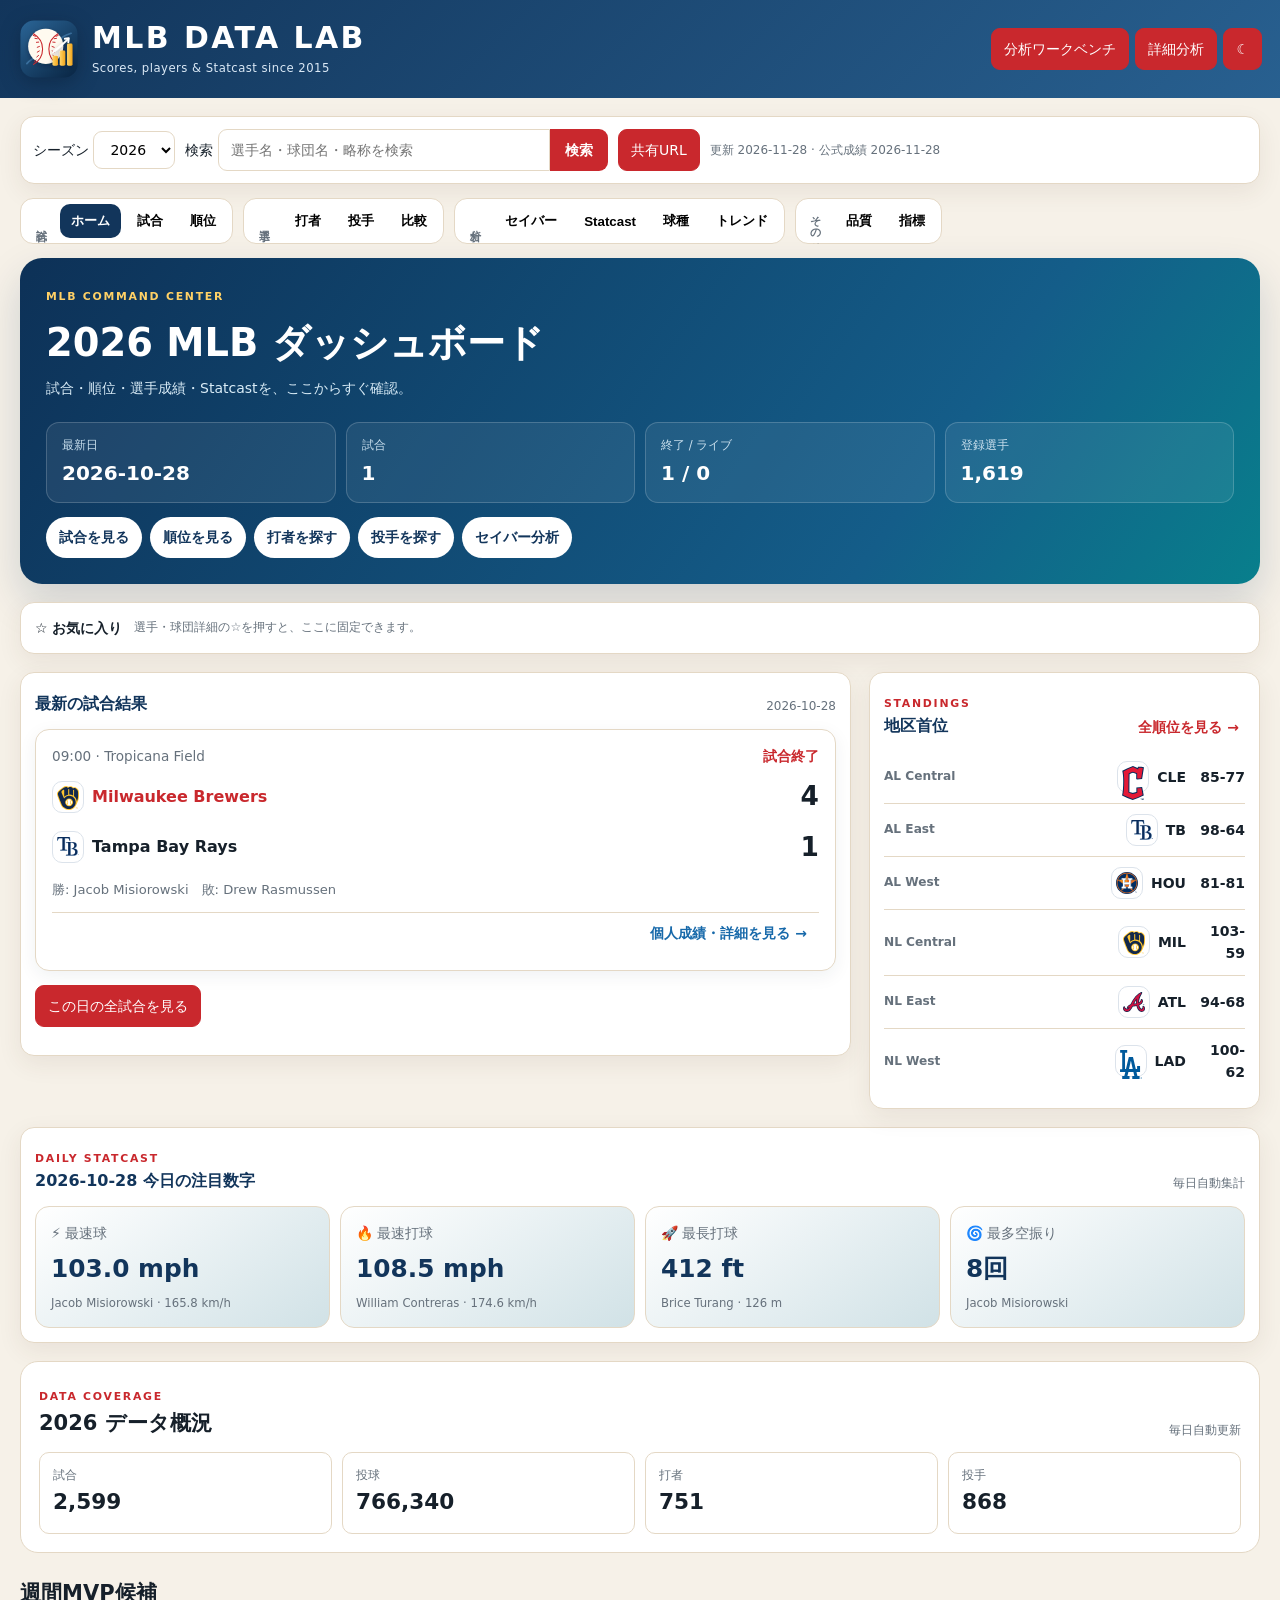
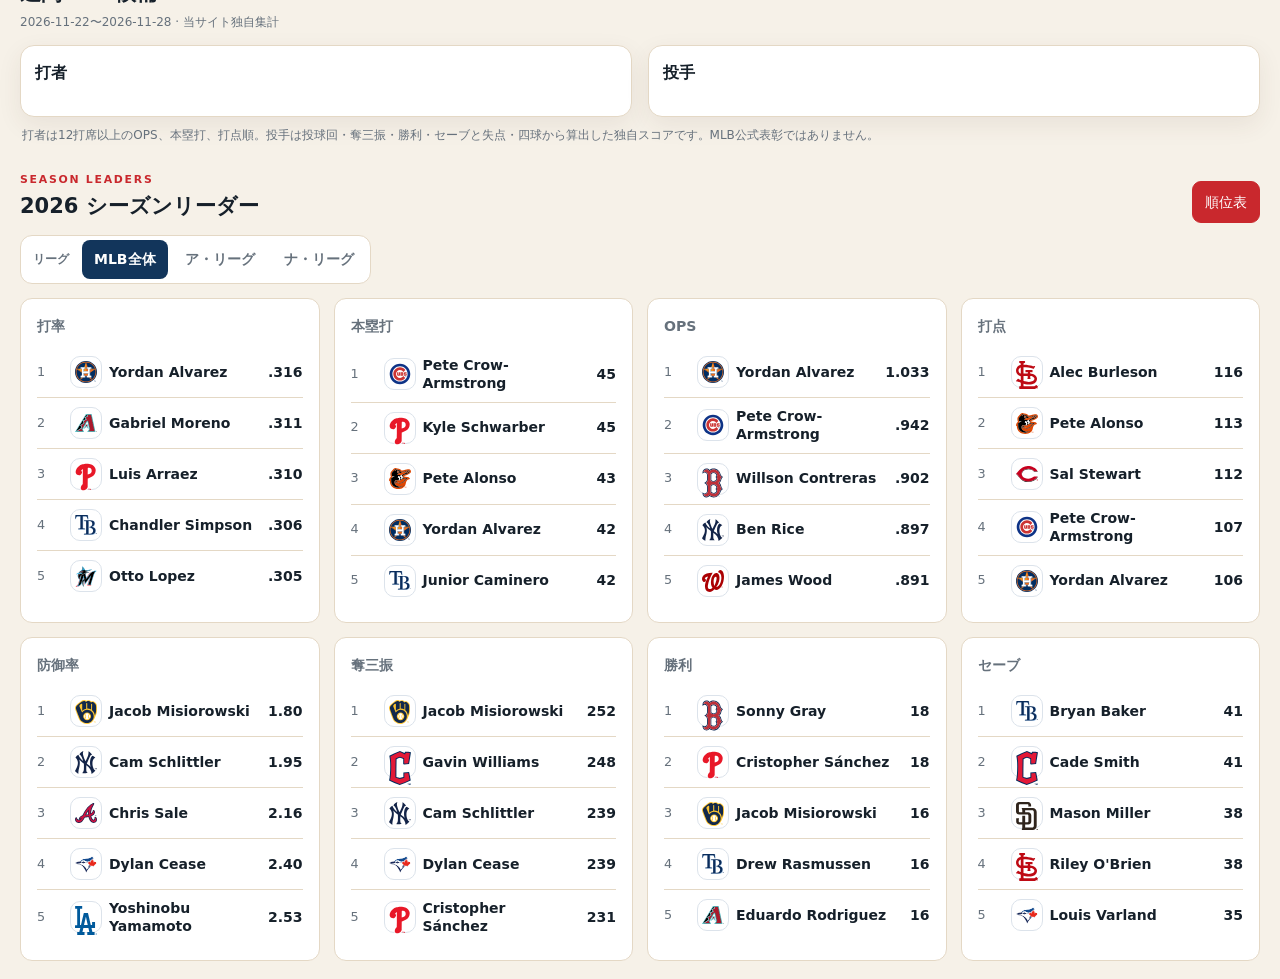
<file: site/index.html>
<!doctype html><html lang="ja"><head><meta charset="utf-8"><meta name="viewport" content="width=device-width,initial-scale=1"><meta name="theme-color" content="#12355b"><title>MLB DATA LAB｜試合・選手成績・Statcast分析</title><meta name="description" content="MLBの試合結果、順位表、選手成績、セイバーメトリクス、Statcastを2015年以降のデータで分析できる無料ダッシュボード。"><meta name="robots" content="index,follow"><link rel="canonical" href="https://wocchi09.github.io/mlb-statcast/"><meta property="og:title" content="MLB DATA LAB"><meta property="og:description" content="試合・選手成績・Statcastをまとめて確認できるMLBデータダッシュボード"><meta property="og:type" content="website"><meta property="og:url" content="https://wocchi09.github.io/mlb-statcast/"><link rel="icon" href="logo.svg" type="image/svg+xml"><link rel="manifest" href="manifest.webmanifest"><link rel="stylesheet" href="styles.css"><link rel="stylesheet" href="brand.css"><link rel="stylesheet" href="scoreboard.css"><link rel="stylesheet" href="analyst.css"><link rel="stylesheet" href="ux.css?v=20260827"><link rel="stylesheet" href="readability.css?v=20260913a"><link rel="stylesheet" href="match.css?v=20260905a"><script src="https://cdn.plot.ly/plotly-3.1.0.min.js"></script><script type="application/ld+json">{"@context":"https://schema.org","@type":"WebSite","name":"MLB DATA LAB","url":"https://wocchi09.github.io/mlb-statcast/","description":"MLBの試合、選手成績、Statcast分析ダッシュボード"}</script><link rel="stylesheet" href="standings.css?v=20260914a"></head><body>
<header class="hero"><div class="hero-in"><a class="brand" href="./" aria-label="MLB Data Lab トップ"><img src="logo.svg" alt=""><span><strong>MLB DATA LAB</strong><small>Scores, players & Statcast since 2015</small></span></a><div class="hero-actions"><a class="btn" href="workbench.html">分析ワークベンチ</a><a class="btn" href="https://wocchi-mlb-statcast.streamlit.app">詳細分析</a><button class="btn" id="theme" aria-label="配色を切り替える">☾</button></div></div></header>
<main class="wrap"><section class="controls"><label>シーズン <select id="season"></select></label><label class="global-search">検索 <span class="search-box"><input id="search" type="search" autocomplete="off" placeholder="選手名・球団名・略称を検索" aria-label="選手または球団を検索" aria-controls="searchResults" aria-expanded="false"><button type="button" id="searchButton" aria-label="検索する">検索</button></span><div id="searchResults" class="search-results" role="listbox"></div></label><button class="btn" id="share">共有URL</button><span class="note" id="updated"></span></section>
<label class="mobile-nav-label">メニュー<select id="mobileNav"><optgroup label="試合"><option value="home">ホーム</option><option value="games">試合</option><option value="standings">順位</option></optgroup><optgroup label="選手"><option value="batters">打者成績</option><option value="pitchers">投手成績</option><option value="compare">選手比較</option></optgroup><optgroup label="分析"><option value="sabermetrics">セイバー</option><option value="overview">Statcast</option><option value="arsenal">球種</option><option value="trends">トレンド</option></optgroup><optgroup label="その他"><option value="quality">品質</option><option value="method">指標ガイド</option></optgroup></select></label><nav class="tabs" id="tabs"><div class="tab-group"><span>試合</span><button class="tab on" data-view="home">ホーム</button><button class="tab" data-view="games">試合</button><button class="tab" data-view="standings">順位</button></div><div class="tab-group"><span>選手</span><button class="tab" data-view="batters">打者</button><button class="tab" data-view="pitchers">投手</button><button class="tab" data-view="compare">比較</button></div><div class="tab-group"><span>分析</span><button class="tab" data-view="sabermetrics">セイバー</button><button class="tab" data-view="overview">Statcast</button><button class="tab" data-view="arsenal">球種</button><button class="tab" data-view="trends">トレンド</button></div><div class="tab-group"><span>その他</span><button class="tab" data-view="quality">品質</button><button class="tab" data-view="method">指標</button></div></nav>
<section id="view"></section></main><script src="app.js?v=20260914a"></script></body></html>
</file>
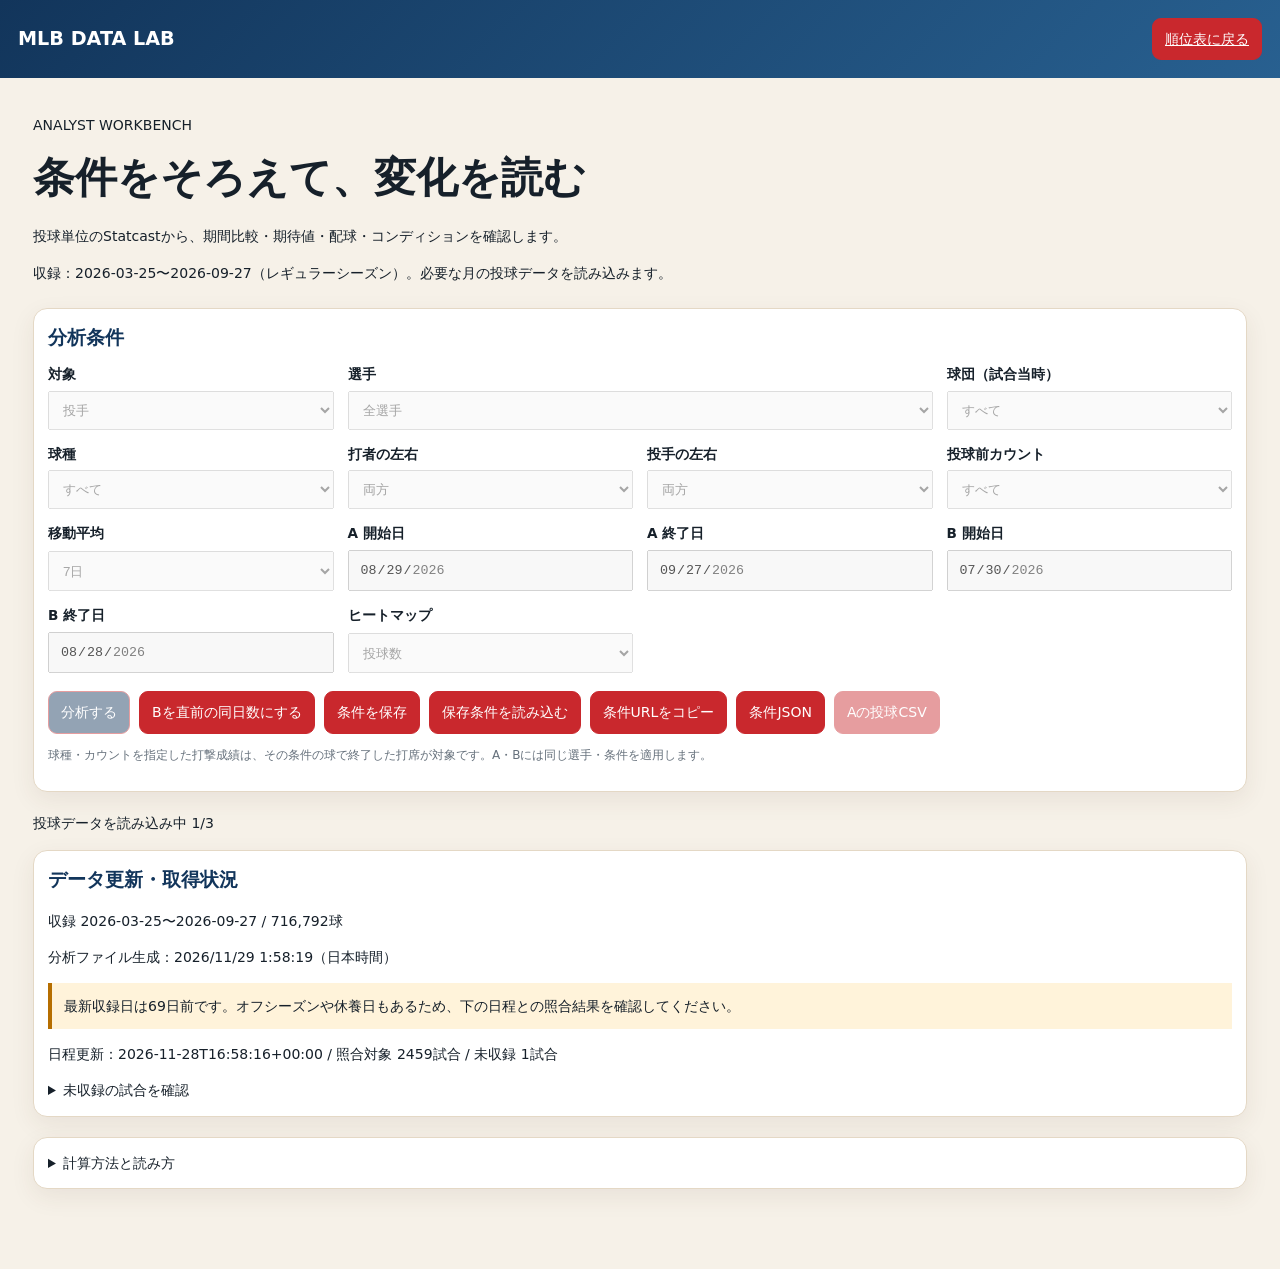
<file: site/workbench.html>
<!doctype html><html lang="ja"><head><meta charset="utf-8"><meta name="viewport" content="width=device-width,initial-scale=1"><title>分析ワークベンチ｜MLB DATA LAB</title><link rel="icon" href="logo.svg"><link rel="stylesheet" href="styles.css"><link rel="stylesheet" href="workbench.css?v=20260926a"></head><body>
<header class="hero"><div class="hero-in"><a class="wb-brand" href="./">MLB DATA LAB</a><a class="btn" href="./?view=standings">順位表に戻る</a></div></header>
<main class="wrap wb"><section class="wb-intro"><span class="eyebrow">ANALYST WORKBENCH</span><h1>条件をそろえて、変化を読む</h1><p>投球単位のStatcastから、期間比較・期待値・配球・コンディションを確認します。</p><p id="coverage" role="status">データの収録範囲を確認中…</p></section>
<form id="filters" class="panel" hidden><h2>分析条件</h2><div class="wb-filters">
<label>対象<select name="role"><option value="pitcher">投手</option><option value="batter">打者</option></select></label>
<label class="wb-player">選手<select name="player"><option value="">全選手</option></select></label>
<label>球団（試合当時）<select name="team"></select></label><label>球種<select name="pitch"></select></label>
<label>打者の左右<select name="stand"><option value="">両方</option><option>L</option><option>R</option></select></label>
<label>投手の左右<select name="throws"><option value="">両方</option><option>L</option><option>R</option></select></label>
<label>投球前カウント<select name="count"><option value="">すべて</option></select></label>
<label>移動平均<select name="window"><option value="7">7日</option><option value="15">15日</option><option value="30">30日</option></select></label>
<label>A 開始日<input name="start" type="date" required></label><label>A 終了日<input name="end" type="date" required></label>
<label>B 開始日<input name="beforeStart" type="date" required></label><label>B 終了日<input name="beforeEnd" type="date" required></label>
<label>ヒートマップ<select name="heat"><option value="usage">投球数</option><option value="whiff">Whiff%（空振り／スイング）</option><option value="hard">Hard-hit%（95mph以上／計測打球）</option></select></label>
</div><div class="wb-actions"><button type="submit" class="btn primary">分析する</button><button type="button" id="previous" class="btn">Bを直前の同日数にする</button><button type="button" id="save" class="btn">条件を保存</button><button type="button" id="load" class="btn">保存条件を読み込む</button><button type="button" id="shareAnalysis" class="btn">条件URLをコピー</button><button type="button" id="exportConditions" class="btn">条件JSON</button><button type="button" id="exportCsv" class="btn" disabled>Aの投球CSV</button></div><p class="note">球種・カウントを指定した打撃成績は、その条件の球で終了した打席が対象です。A・Bには同じ選手・条件を適用します。</p></form>
<p id="message" role="status" aria-live="polite"></p><div id="results"></div>
<section id="health" class="panel"><h2>データ更新・取得状況</h2></section>
<details class="panel wb-method"><summary>計算方法と読み方</summary><p>レギュラーシーズンのみ。日付はStatcastの試合日です。AVG・SLGは完了打席から計算し、四球・死球・犠打・犠飛・打撃妨害を打数から除きます。wOBAは元データのwoba_value合計÷woba_denom合計です。</p><p>期待値比較は期待値が存在する同一打席だけで実測値を再計算します。シーズン公式xBA・xSLG・xwOBAと一致するとは限りません。欠損打席を0とはみなしません。</p><p>移動平均は直近N暦日内の球・打席を重み付け集計します。Aの開始日より前は含めません。変化候補は単一投手・単一球種のみで、直近N日とその直前N日を比較。両期間に計測値30球以上があり、球速1mphまたは変化・リリース位置0.15ft以上の差を表示します。統計的有意差や故障の診断ではありません。</p><p>ヒートマップは捕手視点。高さは打者のストライクゾーン下端0・上端1に正規化。セル内分母が5未満の率は表示しません。Hard-hitは95mph以上。球団は投球当時の所属です。</p><p>取得漏れは日程データの終了済みレギュラーシーズン試合IDと照合します。試合が存在しても投球の一部が欠ける可能性はあるため、完全性の保証ではありません。</p><a href="https://baseballsavant.mlb.com/csv-docs" target="_blank" rel="noopener">Baseball Savant：項目定義</a></details>
</main><script src="workbench.js?v=20260926a"></script></body></html>
</file>
<file: site/styles.css>
:root{--bg:#f6f1e8;--panel:#fff;--ink:#16202a;--muted:#66717c;--line:#e4d8c5;--accent:#c9282d;--navy:#12355b;--gold:#f2b134;--shadow:0 8px 24px #4c382014}*[hidden]{display:none!important}*{box-sizing:border-box}body{margin:0;background:var(--bg);color:var(--ink);font:14px/1.6 system-ui,"Noto Sans JP",sans-serif}.hero{background:linear-gradient(135deg,var(--navy),#286090);color:#fff;padding:18px}.hero-in,.wrap{max-width:1500px;margin:auto}.hero-in{display:flex;justify-content:space-between;align-items:center}.hero h1{margin:0;font-size:clamp(20px,4vw,30px);letter-spacing:.08em}.hero p{margin:3px 0 0;color:#dbe9f6}.wrap{padding:16px}.controls,.panel{background:var(--panel);border:1px solid var(--line);border-radius:14px;box-shadow:var(--shadow)}.controls{display:flex;gap:10px;align-items:center;flex-wrap:wrap;padding:12px}.controls select,.controls input,.btn{padding:9px 12px;border:1px solid var(--line);border-radius:9px;background:#fff;font:inherit}.btn{background:var(--accent);color:#fff;border-color:var(--accent);cursor:pointer}.tabs{display:flex;gap:7px;overflow:auto;margin:14px 0}.tab{white-space:nowrap;border:1px solid var(--line);background:#fff;padding:10px 15px;border-radius:10px;font-weight:700;cursor:pointer}.tab.on{background:var(--navy);color:#fff}.kpis{display:grid;grid-template-columns:repeat(auto-fit,minmax(150px,1fr));gap:10px}.kpi,.panel{padding:14px}.kpi{background:#fff;border:1px solid var(--line);border-radius:12px}.kpi span{color:var(--muted);font-size:12px}.kpi b{display:block;font-size:23px;color:var(--navy)}.grid2{display:grid;grid-template-columns:1fr 1fr;gap:12px;margin-top:12px}.panel h2{font-size:16px;margin:0 0 10px;color:var(--navy)}.chart{min-height:330px}.tablewrap{overflow:auto;max-height:68vh}table{border-collapse:collapse;width:100%;white-space:nowrap}th,td{padding:8px 9px;border-bottom:1px solid #eee;text-align:right}th{position:sticky;top:0;background:#f8f5ef;color:var(--muted);cursor:pointer}th:first-child,td:first-child{text-align:left;position:sticky;left:0;background:inherit}.note{color:var(--muted);font-size:12px}.badge{display:inline-block;padding:2px 7px;border-radius:20px;background:#e8eef5;color:var(--navy)}[data-theme=dark]{--bg:#101820;--panel:#17232e;--ink:#eef5fb;--muted:#9eb0bf;--line:#314250;--navy:#72b7f2;--shadow:none}[data-theme=dark] .kpi,[data-theme=dark] input,[data-theme=dark] select,[data-theme=dark] .tab{background:#17232e;color:var(--ink)}[data-theme=dark] th{background:#202e39}@media(max-width:800px){.grid2{grid-template-columns:1fr}.wrap{padding:10px}.hero{padding:13px}.controls{position:sticky;top:0;z-index:5}.chart{min-height:270px}}
</file>
<file: site/brand.css>
.brand{display:flex;align-items:center;gap:12px;color:#fff;text-decoration:none;min-width:0}.brand img{width:62px;height:62px;border-radius:15px;filter:drop-shadow(0 5px 10px #071a2d66)}.brand span{display:flex;flex-direction:column;min-width:0}.brand strong{font-size:clamp(19px,4vw,30px);letter-spacing:.08em;line-height:1.2}.brand small{margin-top:3px;color:#dbe9f6;letter-spacing:.04em}.hero-actions{display:flex;align-items:center;gap:6px;flex-shrink:0}.hero-actions .btn{text-decoration:none}@media(max-width:800px){.hero{padding:12px}.brand{gap:9px}.brand img{width:48px;height:48px;border-radius:12px}.brand strong{font-size:17px}.brand small{font-size:9px}.hero-actions .btn:first-child{display:none}}
</file>
<file: site/scoreboard.css>
.game-toolbar{display:flex;align-items:center;gap:12px;flex-wrap:wrap;margin-bottom:16px}.game-toolbar input{font:inherit;padding:9px 12px;border:1px solid var(--line,#d6dde5);border-radius:9px;background:var(--panel,#fff);color:inherit}.score-grid{display:grid;grid-template-columns:repeat(auto-fit,minmax(310px,1fr));gap:16px}.score-card{background:var(--panel,#fff);border:1px solid var(--line,#d6dde5);border-radius:14px;padding:16px;box-shadow:0 5px 18px #102a4310}.game-meta{display:flex;justify-content:space-between;gap:10px;color:var(--muted,#64748b);font-size:.85rem;margin-bottom:12px}.game-status{font-weight:700;color:#c9282d}.matchup{display:grid;grid-template-columns:1fr auto;gap:8px 14px;align-items:center;font-size:1rem}.team-name{font-weight:700}.team-score{font-size:1.65rem;font-weight:800;font-variant-numeric:tabular-nums}.winner{color:#c9282d}.line-score{width:100%;margin-top:14px;font-size:.78rem;border-collapse:collapse}.line-score th,.line-score td{padding:4px;text-align:center;border-bottom:1px solid var(--line,#e2e8f0)}.line-score th:first-child,.line-score td:first-child{text-align:left}.game-notes{font-size:.82rem;line-height:1.55;margin-top:12px;color:var(--muted,#64748b)}.empty-games{text-align:center;padding:44px 20px}.games-summary{font-weight:700}
</file>
<file: site/analyst.css>
.section-head{display:flex;align-items:end;justify-content:space-between;gap:16px;margin:4px 0 12px}.section-head h2{margin:0}.team-badge{--badge-h:210;display:inline-grid;place-items:center;width:32px;height:32px;flex:0 0 32px;border-radius:10px;background:linear-gradient(145deg,hsl(var(--badge-h) 72% 43%),hsl(var(--badge-h) 76% 29%));color:#fff;font-size:.67rem;font-weight:900;letter-spacing:-.03em;box-shadow:inset 0 0 0 1px #ffffff35,0 2px 7px #102a4326;vertical-align:middle}.team-with-badge{display:inline-flex;align-items:center;gap:8px}.matchup .team-with-badge{font-weight:700}.team-key{margin-bottom:16px}.team-key summary{cursor:pointer;font-weight:800}.team-key-leagues{display:grid;grid-template-columns:1fr 1fr;gap:20px}.team-key-grid{display:grid;grid-template-columns:repeat(auto-fit,minmax(145px,1fr));gap:8px}.team-key-item{display:flex;align-items:center;gap:8px;padding:7px;border:1px solid var(--line,#e2e8f0);border-radius:10px}.team-key-item small{display:block;color:var(--muted,#64748b);font-size:.7rem}.data-grid{display:grid;grid-template-columns:repeat(auto-fit,minmax(210px,1fr));gap:12px}.leader-card{border:1px solid var(--line,#d6dde5);border-radius:12px;padding:14px;background:var(--panel,#fff)}.leader-card h3{margin:0 0 10px;font-size:.88rem;color:var(--muted,#64748b)}.leader-row{display:grid;grid-template-columns:25px 1fr auto;gap:8px;padding:6px 0;border-bottom:1px solid var(--line,#e2e8f0);align-items:center}.leader-row:last-child{border:0}.leader-row button,.player-link{appearance:none;border:0;background:none;color:inherit;font:inherit;font-weight:700;text-align:left;padding:0;cursor:pointer}.leader-row button{display:flex;align-items:center;gap:7px}.leader-row button:hover,.player-link:hover{color:#c9282d}.rank-badge{color:var(--muted,#64748b);font-size:.8rem}.metric{font-weight:800;font-variant-numeric:tabular-nums}.standings-groups{display:grid;grid-template-columns:repeat(auto-fit,minmax(360px,1fr));gap:16px}.standings-title{margin:0 0 10px}.official-table td,.official-table th{white-space:nowrap}.official-table .num{text-align:right;font-variant-numeric:tabular-nums}.player-hero{display:flex;justify-content:space-between;gap:18px;align-items:flex-start;margin-bottom:18px}.player-identity{display:flex;gap:13px;align-items:center}.player-identity .team-badge{width:52px;height:52px;border-radius:15px;font-size:.9rem}.player-hero h1{margin:3px 0}.player-team{color:var(--muted,#64748b)}.stat-blocks{display:grid;grid-template-columns:repeat(auto-fit,minmax(110px,1fr));gap:10px}.stat-block{padding:13px;border:1px solid var(--line,#d6dde5);border-radius:10px}.stat-block small{display:block;color:var(--muted,#64748b)}.stat-block strong{font-size:1.35rem}.back-btn{margin-bottom:12px}.home-layout{display:grid;grid-template-columns:1.3fr .7fr;gap:16px}@media(max-width:820px){.home-layout{grid-template-columns:1fr}.standings-groups,.team-key-leagues{grid-template-columns:1fr}.player-hero{display:block}.controls label:nth-child(2){flex:1}.controls input{max-width:100%}}
</file>
<file: site/ux.css>
.game-detail-btn{width:100%;margin-top:12px;padding:9px 12px;border:0;border-top:1px solid var(--line,#e2e8f0);background:transparent;color:#1769aa;font:inherit;font-weight:800;text-align:right;cursor:pointer}.game-detail-btn:hover{color:#c9282d}.compact-score .game-meta{margin-bottom:8px}.compact-score .game-notes{min-height:0}.table-filters{display:flex;align-items:center;gap:12px;flex-wrap:wrap;padding:12px;margin-bottom:12px;border-radius:12px;background:color-mix(in srgb,var(--panel,#fff) 80%,#789 20%)}.table-filters select{max-width:260px;font:inherit;padding:8px 10px;border:1px solid var(--line,#d6dde5);border-radius:8px;background:var(--panel,#fff);color:inherit}.check-filter{display:flex;align-items:center;gap:6px}.sort-head{border:0;background:none;color:inherit;font:inherit;font-weight:800;white-space:nowrap;cursor:pointer;padding:2px}.sort-head:hover{color:#c9282d}.weekly-grid{display:grid;grid-template-columns:1fr 1fr;gap:16px}.weekly-card h3{margin-top:0}.weekly-player{display:grid;grid-template-columns:24px 34px 1fr;align-items:center;gap:9px;width:100%;padding:9px 3px;border:0;border-bottom:1px solid var(--line,#e2e8f0);background:none;color:inherit;text-align:left;cursor:pointer}.weekly-player:last-child{border-bottom:0}.weekly-player:hover{background:#7180960b}.weekly-player small{display:block;margin-top:2px;color:var(--muted,#64748b)}.weekly-rank{font-weight:900;color:var(--muted,#64748b);text-align:center}.mvp-note{margin:9px 2px 22px}.loading-state,.error-state{text-align:center;padding:35px 16px}.loading-state span{display:block;margin-top:8px}.box-teams{display:grid;gap:20px}.box-team{border-top:4px solid #12355b;padding-top:14px}.box-team-title{display:flex;align-items:center;gap:12px}.box-team-title h2{margin:0}.box-section{margin-top:18px}.box-section h3{margin-bottom:8px}.box-table td:first-child{min-width:170px}.method-grid{display:grid;grid-template-columns:repeat(3,1fr);gap:20px}.method-grid section{padding:14px;border:1px solid var(--line,#e2e8f0);border-radius:12px}.method-grid h3{margin-top:0}.saber-hero{display:flex;justify-content:space-between;align-items:end;gap:20px;padding:22px 24px;border-radius:18px;background:linear-gradient(125deg,#12355b,#1c6193);color:#fff;margin-bottom:22px}.saber-hero h1{margin:2px 0;font-size:clamp(1.55rem,4vw,2.25rem);line-height:1.25}.saber-hero p{margin:4px 0 0;color:#dbeafe}.eyebrow{font-size:.68rem;letter-spacing:.16em;font-weight:900;color:#c9282d}.saber-hero .eyebrow{color:#f8c66c}.guide-link{border:1px solid #ffffff66;border-radius:999px;padding:9px 14px;background:#ffffff12;color:#fff;font:inherit;font-weight:800;white-space:nowrap;cursor:pointer}.saber-section{margin:22px 0}.saber-title{display:flex;align-items:end;justify-content:space-between;gap:12px;margin-bottom:10px}.saber-title h2{margin:2px 0 0;color:var(--navy);font-size:1.25rem}.saber-baselines{grid-template-columns:repeat(4,1fr)}.saber-baselines .kpi{padding:16px}.saber-baselines .kpi small{display:block;color:var(--muted);margin-top:3px}.segmented{display:grid;grid-template-columns:1fr 1fr;max-width:360px;padding:4px;margin:0 0 12px;border-radius:12px;background:color-mix(in srgb,var(--panel) 75%,#8ca0b5 25%)}.segmented button{border:0;border-radius:9px;padding:9px;background:transparent;color:var(--muted);font:inherit;font-weight:900;cursor:pointer}.segmented button.on{background:var(--panel);color:var(--navy);box-shadow:0 2px 8px #13283c18}.saber-leaders{grid-template-columns:repeat(3,1fr)}.saber-chart-panel{padding:8px 12px 12px}.saber-chart-panel .chart{min-height:390px}.chart-reading{margin:0 8px 5px;padding:10px 12px;border-left:3px solid var(--accent);background:#c9282d0b;color:var(--muted)}.saber-method{margin-top:20px}.saber-method summary{cursor:pointer;font-weight:900;color:var(--navy)}.swipe-note{display:none;color:var(--muted);font-size:.72rem}@media(max-width:720px){.weekly-grid,.method-grid{grid-template-columns:1fr}.table-filters{align-items:stretch}.table-filters label:first-child{width:100%}.table-filters select{width:100%;max-width:none}.compact-score .team-with-badge span{font-size:.86rem}.game-detail-btn{text-align:center}.box-table{font-size:.78rem}.saber-hero{align-items:flex-start;padding:17px 16px;margin-bottom:18px}.saber-hero p{font-size:.82rem}.guide-link{padding:7px 10px;font-size:.72rem}.saber-section{margin:18px 0}.saber-baselines{grid-template-columns:1fr 1fr;gap:8px}.saber-baselines .kpi{padding:12px}.saber-baselines .kpi b{font-size:1.45rem}.saber-baselines .kpi small{font-size:.68rem;line-height:1.35}.segmented{max-width:none}.saber-leaders{display:flex;overflow-x:auto;scroll-snap-type:x mandatory;gap:10px;margin:0 -10px;padding:0 10px 8px;scrollbar-width:none}.saber-leaders::-webkit-scrollbar{display:none}.saber-leaders .leader-card{min-width:calc(100vw - 40px);scroll-snap-align:center}.swipe-note{display:block}.saber-chart-panel{padding:2px 4px 10px}.saber-chart-panel .chart{min-height:315px}.chart-reading{font-size:.76rem}.saber-title h2{font-size:1.08rem}}
</file>
<file: site/readability.css>
.mobile-nav-label { display: none; }
.global-search { position: relative; }
.search-box { display: inline-flex; align-items: stretch; min-width: min(390px,45vw); }
.search-box input { min-width: 0; flex: 1; border-radius: 9px 0 0 9px !important; }
.search-box button { padding: 0 15px; border: 0; border-radius: 0 9px 9px 0; background: var(--accent); color: #fff; font: inherit; font-weight: 900; cursor: pointer; }
.search-box button:hover,.search-box button:focus { filter: brightness(.9); outline: 2px solid color-mix(in srgb,var(--accent) 35%,transparent); outline-offset: 2px; }
.search-results { position: absolute; z-index: 50; top: calc(100% + 7px); left: 0; display: none; width: min(520px, 86vw); max-height: 430px; overflow: auto; padding: 6px; border: 1px solid var(--line); border-radius: 14px; background: var(--panel); box-shadow: 0 18px 45px #08192b30; }
.search-results.open { display: block; }
.search-results button { display: flex; align-items: center; gap: 10px; width: 100%; padding: 10px; border: 0; border-radius: 10px; background: transparent; color: var(--ink); text-align: left; cursor: pointer; }
.search-results button:hover,.search-results button:focus { background: color-mix(in srgb, var(--navy) 9%, transparent); outline: none; }
.search-results button span:not(.team-badge) { display: grid; gap: 2px; }
.search-results small { color: var(--muted); }
.search-empty { padding: 18px 12px; color: var(--muted); text-align: center; }

.dashboard-hero { margin-bottom: 18px; padding: 26px; border-radius: 22px; background: linear-gradient(125deg,#0d3157,#145d89 72%,#087f8c); color: #fff; box-shadow: 0 18px 42px #0d31572b; }
.dashboard-hero h1 { margin: 5px 0 4px; font-size: clamp(1.75rem,3vw,2.8rem); }
.dashboard-hero p { margin: 0; color: #d9ecf7; }
.dashboard-hero .eyebrow { color: #ffd166; }
.dashboard-kpis { display: grid; grid-template-columns: repeat(4,minmax(0,1fr)); gap: 10px; margin-top: 22px; }
.dashboard-kpis > div { display: grid; gap: 3px; padding: 13px 15px; border: 1px solid #ffffff2e; border-radius: 13px; background: #ffffff12; }
.dashboard-kpis small { color: #c9dfed; }
.dashboard-kpis strong { font-size: 1.25rem; }
.quick-actions { display: flex; flex-wrap: wrap; gap: 8px; margin-top: 14px; }
.quick-actions button,.text-link { border: 0; background: transparent; color: inherit; font: inherit; font-weight: 850; cursor: pointer; }
.quick-actions button { padding: 9px 13px; border-radius: 999px; background: #fff; color: #12355b; }
.quick-actions button:hover { background: #ffd166; }
.dashboard-main { display: grid; grid-template-columns: minmax(0,1.7fr) minmax(300px,.8fr); gap: 18px; align-items: start; }
.dashboard-overview { margin: 18px 0 24px; padding: 18px; border: 1px solid var(--line); border-radius: 18px; background: var(--panel); }
.division-list { display: grid; }
.division-list > div { display: grid; grid-template-columns: minmax(90px,1fr) auto 50px; align-items: center; gap: 9px; padding: 10px 0; border-bottom: 1px solid var(--line); }
.division-list > div:last-child { border-bottom: 0; }
.division-list > div > span:first-child { color: var(--muted); font-size: .76rem; font-weight: 800; }
.division-list strong { text-align: right; }
.text-link { color: var(--accent); }
.favorites-empty,.favorites-panel { margin-bottom: 18px; }
.favorites-empty { display: flex; gap: 12px; align-items: center; }
.favorite-chips { display: flex; flex-wrap: wrap; gap: 8px; }
.favorite-chips button { display: flex; align-items: center; gap: 7px; padding: 8px 11px; border: 1px solid var(--line); border-radius: 999px; background: var(--bg); color: var(--ink); font: inherit; font-weight: 800; cursor: pointer; }
.favorite-btn { margin-left: auto; padding: 9px 13px; border: 1px solid #ffffff55; border-radius: 999px; background: transparent; color: inherit; font: inherit; font-weight: 900; cursor: pointer; }
.favorite-btn.on { background: #ffd166; border-color: #ffd166; color: #172638; }
.team-hero { display: flex; align-items: center; gap: 18px; margin-bottom: 18px; padding: 25px; border-radius: 20px; background: linear-gradient(125deg,#0d3157,#176c83); color: #fff; }
.team-hero .team-badge { width: 64px; height: 64px; font-size: 1rem; }
.team-hero h1,.team-hero p { margin: 3px 0; }
.team-kpis { display: grid; grid-template-columns: repeat(6,minmax(0,1fr)); gap: 10px; margin-bottom: 18px; }
.team-kpis > div { display: grid; gap: 5px; padding: 15px; border: 1px solid var(--line); border-radius: 14px; background: var(--panel); }
.team-kpis small { color: var(--muted); }
.team-kpis strong { font-size: 1.35rem; }
.prediction { display: grid; justify-items: center; gap: 4px; padding: 20px; }
.prediction strong { font-size: 3rem; color: var(--accent); }
.mini-games { display: grid; gap: 9px; max-height: 620px; overflow: auto; }
.injury-list { display: grid; }
.injury-list > div { display: grid; grid-template-columns: minmax(180px,1fr) 70px minmax(180px,1fr); gap: 10px; padding: 10px 0; border-bottom: 1px solid var(--line); }
.injury-list strong { color: var(--accent); }
.player-splits { margin-top: 28px; }
.player-hero + h2 + .stat-blocks .stat-block { position: relative; padding-bottom: 30px; }
.stat-rank { position: absolute; right: 11px; bottom: 8px; padding: 2px 7px; border-radius: 999px; background: color-mix(in srgb,var(--accent) 11%,transparent); color: var(--accent); font-size: .72rem; font-weight: 950; letter-spacing: .03em; }
.stat-rank.outside { background: color-mix(in srgb,var(--muted) 10%,transparent); color: var(--muted); }
.qualification-badge { display: inline-flex; width: fit-content; margin-top: 8px; padding: 4px 9px; border-radius: 999px; font-size: .72rem; font-weight: 950; }
.qualification-badge.qualified,.qualifier-chip.qualified { background: #dff7eb; color: #08704b; }
.qualification-badge.outside,.qualifier-chip.outside { background: #eef1f4; color: #68727d; }
.qualifier-chip { position: absolute; top: 8px; right: 8px; padding: 2px 6px; border-radius: 999px; font-size: .62rem; font-weight: 950; }
.split-table { min-width: 520px; }
.compare-layout { display: grid; grid-template-columns: minmax(230px,.55fr) minmax(0,1.45fr); gap: 18px; align-items: start; }
.compare-layout label { display: grid; gap: 8px; font-weight: 800; }
.compare-layout select { width: 100%; min-height: 360px; padding: 8px; border: 1px solid var(--line); border-radius: 12px; background: var(--bg); color: var(--ink); }
.metric-diff { display: block; margin-top: 3px; white-space: nowrap; }
.metric-diff.good { color: #16845b; }
.metric-diff.bad { color: #c43b46; }
.team-badge[data-team-id] { cursor: pointer; }
.playoff-head { margin-top: 28px; }
.playoff-list { display: grid; }
.playoff-list button { display: grid; grid-template-columns: 24px 34px 48px 64px 1fr; align-items: center; gap: 8px; padding: 9px 4px; border: 0; border-bottom: 1px solid var(--line); background: transparent; color: var(--ink); font: inherit; text-align: left; cursor: pointer; }
.playoff-list button:hover { background: color-mix(in srgb,var(--navy) 7%,transparent); }
.playoff-list button > span { color: var(--muted); }
.playoff-list button > strong { text-align: right; color: var(--accent); }
.playoff-list button > small { color: var(--muted); }
.statcast-hero { margin-bottom: 24px; padding: 28px; border-radius: 22px; background: linear-gradient(130deg,#0c3154,#116b82); color: #fff; }
.statcast-hero h1 { margin: 6px 0; font-size: clamp(1.8rem,3.5vw,3rem); }
.statcast-hero p { max-width: 760px; margin: 0; color: #d9ebf4; line-height: 1.8; }
.statcast-hero .eyebrow { color: #ffd166; }
.statcast-flow { display: flex; align-items: stretch; gap: 10px; margin-top: 24px; }
.statcast-flow > div { display: flex; align-items: center; gap: 10px; flex: 1; padding: 13px; border: 1px solid #ffffff30; border-radius: 13px; background: #ffffff12; }
.statcast-flow b { display: grid; place-items: center; width: 28px; height: 28px; border-radius: 50%; background: #ffd166; color: #17324c; }
.statcast-flow span { display: grid; gap: 2px; }
.statcast-flow small { color: #cce1ec; }
.statcast-flow i { align-self: center; color: #9fc8da; font-style: normal; }
.statcast-section { margin: 26px 0; }
.statcast-story { display: grid; grid-template-columns: repeat(2,minmax(0,1fr)); gap: 12px; }
.statcast-story p { margin: 0; padding: 17px; border-left: 4px solid var(--accent); border-radius: 0 12px 12px 0; background: var(--panel); line-height: 1.7; }
.coverage-row { display: flex; flex-wrap: wrap; gap: 8px; margin-top: 12px; }
.coverage-row span { padding: 6px 10px; border: 1px solid var(--line); border-radius: 999px; background: var(--panel); color: var(--muted); font-size: .78rem; font-weight: 850; }
.reading-tip { color: var(--muted); font-size: .78rem; }
.statcast-metrics { display: grid; grid-template-columns: repeat(auto-fit,minmax(220px,1fr)); gap: 12px; }
.statcast-metric { display: grid; gap: 9px; min-width: 0; padding: 18px; border: 1px solid var(--line); border-radius: 16px; background: var(--panel); box-shadow: 0 8px 24px #102d4810; }
.metric-heading { display: flex; justify-content: space-between; gap: 10px; }
.metric-heading > span { color: var(--muted); font-weight: 900; }
.metric-heading small { color: var(--accent); text-align: right; }
.statcast-metric > strong { color: var(--navy); font-size: clamp(1.7rem,3vw,2.35rem); line-height: 1.1; }
.statcast-metric > strong em { margin-left: 4px; color: var(--muted); font-size: .72rem; font-style: normal; }
.statcast-metric > strong small { display: block; margin-top: 5px; color: var(--muted); font-size: .75rem; }
.statcast-metric p { margin: 0; color: var(--muted); line-height: 1.65; }
.metric-example { padding-top: 9px; border-top: 1px solid var(--line); font-size: .76rem; font-weight: 850; }
.concept-compare { display: grid; grid-template-columns: repeat(2,minmax(0,1fr)); gap: 14px; }
.concept-compare > div { padding: 20px; border: 1px solid var(--line); border-radius: 16px; background: var(--panel); }
.concept-compare b,.concept-compare strong { display: block; }
.concept-compare b { color: var(--muted); }
.concept-compare strong { margin: 5px 0; color: var(--accent); font-size: 2rem; }
.concept-compare p { margin-bottom: 0; line-height: 1.65; }
.pitch-guide-table td:first-child small,.pitch-guide-table td:nth-child(3) small { display: block; color: var(--muted); }
.statcast-next { display: flex; justify-content: space-between; align-items: center; gap: 18px; margin: 28px 0 8px; padding: 22px; border: 1px solid var(--line); border-radius: 18px; background: var(--panel); }
.statcast-next h2,.statcast-next p { margin: 4px 0; }
.statcast-next > div:last-child { display: flex; flex-wrap: wrap; gap: 8px; justify-content: flex-end; }
.standings-card-grid { display: grid; grid-template-columns: repeat(3,minmax(0,1fr)); gap: 16px; }
.standings-card { min-width: 0; padding: 16px 14px 10px; overflow: hidden; }
.standings-card > header { display: flex; align-items: center; gap: 9px; margin-bottom: 12px; }
.standings-card h3 { margin: 0; font-size: 1rem; }
.league-pill { padding: 4px 7px; border-radius: 7px; color: #fff; font-size: .67rem; font-weight: 950; }
.league-pill.al { background: #146b8c; }
.league-pill.nl { background: #9b2441; }
.standings-columns,.standings-row { display: grid; grid-template-columns: 22px minmax(130px,1fr) 48px 44px 32px 40px 34px; align-items: center; gap: 5px; }
.standings-columns { padding: 0 7px 7px; color: var(--muted); font-size: .66rem; font-weight: 900; text-align: right; }
.standings-columns span:nth-child(2) { text-align: left; }
.standings-row { min-height: 54px; padding: 6px 7px; border-top: 1px solid var(--line); font-size: .76rem; font-variant-numeric: tabular-nums; text-align: right; }
.standings-row.leader { margin: 0 -3px; padding-right: 10px; padding-left: 10px; border-radius: 10px; background: color-mix(in srgb,var(--accent) 6%,transparent); }
.standing-rank { color: var(--muted); text-align: center; font-weight: 850; }
.standings-row.leader .standing-rank { color: var(--accent); }
.standing-team { display: flex; align-items: center; gap: 8px; min-width: 0; padding: 0; border: 0; background: transparent; color: var(--ink); font: inherit; text-align: left; cursor: pointer; }
.standing-team > span:last-child { display: grid; min-width: 0; }
.standing-team b { font-size: .82rem; }
.standing-team small { overflow: hidden; color: var(--muted); font-size: .65rem; text-overflow: ellipsis; white-space: nowrap; }
.standing-record { text-align: right; }
.run-diff.positive,.streak.win { color: #08704b; font-weight: 900; }
.run-diff.negative,.streak.loss { color: #b52d3d; font-weight: 900; }
.trend-hero { margin-bottom: 24px; padding: 28px; border-radius: 22px; background: linear-gradient(130deg,#112f4d,#315f79); color: #fff; }
.trend-hero .eyebrow { color: #ffd166; }
.trend-hero h1 { margin: 6px 0; font-size: clamp(1.8rem,3.5vw,3rem); }
.trend-hero p { max-width: 850px; margin: 0; color: #dbeaf1; line-height: 1.8; }
.trend-period { display: flex; align-items: center; gap: 9px; margin-top: 19px; font-size: .78rem; }
.trend-period span,.trend-period b { padding: 6px 9px; border: 1px solid #ffffff32; border-radius: 8px; background: #ffffff10; }
.trend-period i { color: #a9cad8; font-style: normal; }
.trend-section { margin: 26px 0; }
.trend-kpis { display: grid; grid-template-columns: repeat(3,minmax(0,1fr)); gap: 12px; }
.trend-kpi { display: grid; gap: 6px; padding: 18px; border: 1px solid var(--line); border-radius: 16px; background: var(--panel); }
.trend-kpi small { color: var(--muted); font-weight: 850; }
.trend-kpi strong { font-size: clamp(1.7rem,3vw,2.3rem); }
.trend-kpi span { font-size: .75rem; font-weight: 850; }
.trend-kpi .up { color: #08704b; }
.trend-kpi .down { color: #b52d3d; }
.trend-note { margin: 10px 0 0; color: var(--muted); font-size: .78rem; }
.trend-steps { display: grid; grid-template-columns: repeat(3,minmax(0,1fr)); gap: 12px; }
.trend-steps > div { display: flex; align-items: center; gap: 12px; padding: 16px; border: 1px solid var(--line); border-radius: 14px; background: var(--panel); }
.trend-steps b { display: grid; place-items: center; width: 30px; height: 30px; flex: 0 0 30px; border-radius: 50%; background: var(--navy); color: #fff; }
.trend-steps span { display: grid; gap: 3px; }
.trend-steps small { color: var(--muted); }
.trend-chart-card { padding: 18px; }
.chart-title { display: flex; align-items: flex-start; justify-content: space-between; gap: 14px; }
.chart-title > div { display: flex; gap: 12px; }
.chart-title h2,.chart-title p { margin: 0; }
.chart-title p { max-width: 720px; color: var(--muted); font-size: .82rem; line-height: 1.55; }
.chart-number { display: grid; place-items: center; width: 35px; height: 35px; flex: 0 0 35px; border-radius: 10px; background: var(--navy); color: #fff; font-size: .72rem; font-weight: 950; }
.unit-badge { flex: 0 0 auto; padding: 5px 8px; border-radius: 999px; background: color-mix(in srgb,var(--accent) 10%,transparent); color: var(--accent); font-size: .68rem; font-weight: 900; }
.trend-chart { min-height: 360px; }
.trend-insight { margin: 26px 0 8px; padding: 22px; border: 1px solid var(--line); border-radius: 18px; background: var(--panel); }
.trend-insight h2 { margin: 4px 0; }
.trend-insight ul { display: grid; grid-template-columns: repeat(3,minmax(0,1fr)); gap: 9px; padding: 0; list-style: none; }
.trend-insight li { padding: 12px; border-radius: 11px; background: var(--bg); }
.plate-section { margin-bottom: 28px; }
.plate-guide { display: grid; grid-template-columns: repeat(3,1fr); gap: 10px; margin: 12px 0; }
.plate-guide span { padding: 12px 14px; border: 1px solid var(--line); border-radius: 12px; background: color-mix(in srgb,var(--panel) 88%,#176c83 12%); color: var(--muted); }
.plate-guide b { display: block; color: var(--ink); }
.plate-toolbar { display: flex; align-items: end; gap: 12px; flex-wrap: wrap; margin: 14px 0; padding: 12px; border-radius: 14px; background: color-mix(in srgb,var(--panel) 84%,#789 16%); }
.plate-toolbar label { display: grid; gap: 4px; color: var(--muted); font-size: .75rem; font-weight: 800; }
.plate-toolbar select,.plate-toolbar input { min-height: 40px; padding: 8px 10px; border: 1px solid var(--line); border-radius: 9px; background: var(--panel); color: var(--ink); font: inherit; }
.plate-search { flex: 1; min-width: 220px; }
#plateCount { margin-left: auto; padding: 8px 12px; border-radius: 999px; background: var(--navy); color: #fff; font-weight: 900; }
.plate-cards { display: grid; gap: 10px; }
.plate-card { overflow: hidden; border: 1px solid var(--line); border-radius: 15px; background: var(--panel); box-shadow: 0 5px 18px #102a430b; }
.plate-card[open] { border-color: #176c8380; box-shadow: 0 10px 28px #102a4318; }
.plate-card summary { display: grid; grid-template-columns: 72px minmax(180px,1fr) minmax(110px,auto) 24px; gap: 12px; align-items: center; padding: 14px 16px; cursor: pointer; list-style: none; }
.plate-card summary::-webkit-details-marker { display: none; }
.plate-card summary::after { content: '＋'; font-size: 1.2rem; font-weight: 900; color: var(--muted); }
.plate-card[open] summary::after { content: '−'; }
.pa-inning { color: var(--navy); font-weight: 900; }
.pa-matchup,.pa-outcome { display: grid; }
.pa-matchup small,.pa-outcome small { color: var(--muted); font-size: .72rem; }
.pa-outcome { text-align: right; font-weight: 900; }
.plate-body { padding: 16px; border-top: 1px solid var(--line); }
.plate-overview > p { margin-top: 0; }
.batted-kpis { display: grid; grid-template-columns: repeat(3,1fr); gap: 9px; margin: 12px 0 18px; }
.batted-kpis > div { padding: 13px; border-radius: 12px; background: color-mix(in srgb,var(--panel) 84%,#176c83 16%); }
.batted-kpis small,.batted-kpis span { display: block; color: var(--muted); }
.batted-kpis b { display: block; color: var(--navy); font-size: 1.25rem; }
.no-batted { padding: 10px 12px; border-left: 3px solid var(--line); color: var(--muted); }
.pitch-layout { display: grid; grid-template-columns: minmax(260px,360px) 1fr; gap: 22px; align-items: start; }
.pitch-zone { position: relative; width: min(100%,350px); aspect-ratio: 1/1; margin: auto; overflow: hidden; border-radius: 16px; background: linear-gradient(#dcecf4,#f7f3e9 72%); border-bottom: 5px solid #9d6b3b; }
.strike-zone { position: absolute; left: 32%; bottom: 29%; width: 36%; height: 42%; border: 3px solid #172d42; background: #fff2; }
.strike-zone::before,.strike-zone::after { content: ''; position: absolute; background: #172d4266; }
.strike-zone::before { left: 50%; top: 0; width: 1px; height: 100%; }
.strike-zone::after { left: 0; top: 50%; width: 100%; height: 1px; }
.pitch-dot { position: absolute; z-index: 2; display: grid; place-items: center; width: 27px; height: 27px; translate: -50% 50%; border: 2px solid #fff; border-radius: 50%; color: #fff; font-size: .72rem; font-weight: 900; box-shadow: 0 2px 7px #0005; }
.pitch-dot.ball,.pitch-no.ball,.pitch-legend i.ball { background: #23825a; }
.pitch-dot.strike,.pitch-no.strike,.pitch-legend i.strike { background: #176c83; }
.pitch-dot.inplay,.pitch-no.inplay,.pitch-legend i.inplay { background: #c9282d; }
.zone-label { position: absolute; bottom: 5px; color: #70533c; font-size: .65rem; font-weight: 800; }
.zone-label.view { left: 50%; translate: -50% 0; }
.pitch-legend { display: flex; justify-content: center; gap: 14px; margin: 8px 0 14px; color: var(--muted); font-size: .72rem; }
.pitch-legend span { display: flex; align-items: center; gap: 5px; }.pitch-legend i { width: 10px; height: 10px; border-radius: 50%; }
.pitch-list { min-width: 0; border: 1px solid var(--line); border-radius: 12px; overflow: hidden; }
.pitch-list-head,.pitch-row { display: grid; grid-template-columns: 32px minmax(105px,1.2fr) minmax(115px,1fr) minmax(135px,1.4fr); gap: 8px; align-items: center; padding: 10px 12px; }
.pitch-list-head { grid-template-columns: 1fr auto; background: color-mix(in srgb,var(--panel) 75%,#789 25%); }
.pitch-list-head small,.pitch-row small { display: block; color: var(--muted); }
.pitch-row { border-top: 1px solid var(--line); font-variant-numeric: tabular-nums; }
.pitch-no { display: grid; place-items: center; width: 25px; height: 25px; border-radius: 50%; color: #fff; font-weight: 900; }
.daily-highlights { margin: 18px 0; }
.daily-highlight-grid { display: grid; grid-template-columns: repeat(4,minmax(0,1fr)); gap: 10px; }
.daily-highlight { padding: 15px; border: 1px solid var(--line); border-radius: 14px; background: linear-gradient(145deg,var(--panel),color-mix(in srgb,var(--panel) 80%,#176c83 20%)); }
.daily-highlight span,.daily-highlight small { display: block; color: var(--muted); }
.daily-highlight strong { display: block; margin: 5px 0; color: var(--navy); font-size: 1.55rem; }
.game-analysis { margin-bottom: 30px; }
.analysis-hero { margin: -14px -14px 16px; padding: 24px; border-radius: 14px 14px 20px 20px; background: linear-gradient(125deg,#102f4d,#176c83); color: #fff; }
.analysis-hero .eyebrow { color: #ffd166; }.analysis-hero h2 { margin: 4px 0; color: #fff; font-size: clamp(1.5rem,3vw,2.25rem); }.analysis-hero p { margin: 0; color: #d8edf2; }
.analysis-kpis { display: grid; grid-template-columns: repeat(4,minmax(0,1fr)); gap: 10px; margin-bottom: 14px; }
.analysis-kpis > div { display: grid; padding: 14px; border: 1px solid var(--line); border-radius: 14px; background: var(--panel); }
.analysis-kpis small,.analysis-kpis span { color: var(--muted); }.analysis-kpis strong { color: var(--navy); font-size: 1.5rem; }.analysis-kpis em { font-size: .72rem; font-style: normal; }
.analysis-grid { display: grid; grid-template-columns: 1.15fr .85fr; gap: 12px; }
.analysis-grid h3,.fatigue-panel h3 { margin: 0; color: var(--navy); }
.game-chart { min-height: 310px; }
.turning-plays { display: grid; gap: 6px; margin: 4px 0 0; padding: 0; list-style: none; }
.turning-plays li { display: flex; justify-content: space-between; gap: 12px; padding: 8px 10px; border-radius: 9px; background: var(--bg); }.turning-plays span { color: var(--muted); text-align: right; }
.spray-field { position: relative; width: min(100%,390px); aspect-ratio: 1/1; margin: 16px auto 0; overflow: hidden; border-radius: 50% 50% 12px 12px; background: radial-gradient(circle at 50% 86%,#b78552 0 8%,transparent 9%),linear-gradient(45deg,transparent 49.6%,#f1e8d2 50% 50.4%,transparent 51%),linear-gradient(-45deg,transparent 49.6%,#f1e8d2 50% 50.4%,transparent 51%),#4c9b5f; clip-path: polygon(50% 100%,0 50%,0 0,100% 0,100% 50%); }
.spray-field .infield { position: absolute; left: 39%; top: 63%; width: 22%; aspect-ratio: 1; rotate: 45deg; border: 3px solid #d8ad73; background: #bd8b55; }
.spray-dot { position: absolute; z-index: 2; width: 13px; height: 13px; translate: -50% -50%; border: 2px solid #fff; border-radius: 50%; background: #12355b; box-shadow: 0 2px 5px #0005; }
.spray-dot.homer { width: 17px; height: 17px; background: #c9282d; }
.fatigue-panel { margin: 12px 0; }
.arsenal-section { margin-top: 22px; }
.arsenal-card { margin-bottom: 9px; overflow: hidden; border: 1px solid var(--line); border-radius: 13px; background: var(--panel); }
.arsenal-card summary { display: grid; grid-template-columns: minmax(160px,1fr) auto auto; gap: 14px; padding: 13px 15px; cursor: pointer; }
.arsenal-card summary small { color: var(--muted); }.arsenal-card .tablewrap { max-height: none; border-top: 1px solid var(--line); }
.arsenal-note { padding: 0 14px 10px; color: var(--muted); }
.model-note { margin: 16px 0; padding: 12px 14px; border-radius: 12px; background: var(--bg); color: var(--muted); }.model-note summary { cursor: pointer; color: var(--navy); font-weight: 900; }
.pregame-grid { display: grid; grid-template-columns: 1fr 1fr; gap: 12px; }
.pregame-pitcher { padding: 18px; border: 1px solid var(--line); border-radius: 14px; background: var(--panel); }.pregame-pitcher > span { color: var(--muted); }.pregame-pitcher h3 { margin: 4px 0 12px; color: var(--navy); font-size: 1.25rem; }.pregame-pitcher div { display: grid; grid-template-columns: repeat(2,1fr); gap: 7px; }.pregame-pitcher b { padding: 8px; border-radius: 8px; background: var(--bg); }
.advanced-suite { margin: 30px 0; padding-top: 24px; border-top: 4px solid var(--navy); }
.auto-report { margin: 12px 0; padding: 18px 20px; border-radius: 16px; background: linear-gradient(120deg,#112f4d,#315f79); color: #fff; }
.auto-report span { color: #ffd166; font-size: .72rem; font-weight: 900; letter-spacing: .12em; }.auto-report p { margin: 7px 0 0; color: #e5f2f6; line-height: 1.8; }
.quality-kpis { display: grid; grid-template-columns: repeat(4,minmax(0,1fr)); gap: 10px; margin: 12px 0; }
.quality-kpis > div { display: grid; padding: 14px; border: 1px solid var(--line); border-radius: 13px; background: var(--panel); }.quality-kpis small,.quality-kpis span { color: var(--muted); }.quality-kpis b { color: var(--navy); font-size: 1.35rem; }
.advanced-grid { display: grid; grid-template-columns: 1fr 1fr; gap: 12px; margin: 12px 0; }.advanced-grid h3 { margin: 0 0 4px; color: var(--navy); }
.pitcher-score-grid { display: grid; grid-template-columns: repeat(auto-fit,minmax(180px,1fr)); gap: 9px; }.pitcher-score-grid > div { display: grid; padding: 13px; border: 1px solid var(--line); border-radius: 12px; background: var(--bg); }.pitcher-score-grid strong { color: var(--accent); font-size: 1.65rem; }.pitcher-score-grid span,.pitcher-score-grid small { color: var(--muted); }
.team-context { display: grid; grid-template-columns: 1fr 1fr; gap: 10px; }.team-context > div { display: grid; grid-template-columns: 1fr 1fr; gap: 5px; padding: 12px; border-radius: 11px; background: var(--bg); }.team-context b { grid-column: 1 / 3; color: var(--navy); }
.environment-list { margin: 8px 0; }.environment-list > div { display: grid; grid-template-columns: 90px 1fr; gap: 9px; padding: 7px 0; border-bottom: 1px solid var(--line); }.environment-list dt { color: var(--muted); }.environment-list dd { margin: 0; font-weight: 800; }
.glossary { margin-top: 12px; padding: 13px 15px; border: 1px solid var(--line); border-radius: 12px; background: var(--panel); }.glossary summary { cursor: pointer; color: var(--navy); font-weight: 900; }.glossary > div { display: grid; grid-template-columns: 1fr 1fr; gap: 0 16px; }.glossary p { margin: 7px 0; }
.series-snapshot { display: flex; align-items: center; justify-content: space-between; gap: 18px; margin: 0 0 16px; }.series-snapshot h2 { margin: 3px 0; }.series-snapshot p { margin: 0; color: var(--muted); }.series-games { display: flex; gap: 7px; }.series-games button { display: grid; min-width: 62px; padding: 8px; border: 1px solid var(--line); border-radius: 10px; background: var(--bg); color: var(--ink); cursor: pointer; }.series-games b { color: var(--accent); }.series-games small { color: var(--muted); }
.game-jump-nav { position: sticky; z-index: 7; top: 8px; display: flex; align-items: center; gap: 7px; margin: 14px 0; padding: 9px; overflow-x: auto; border: 1px solid var(--line); border-radius: 16px; background: color-mix(in srgb,var(--panel) 94%,transparent); box-shadow: 0 10px 28px #102a4320; backdrop-filter: blur(12px); scrollbar-width: none; }
.game-jump-nav::-webkit-scrollbar { display: none; }.jump-intro { display: grid; flex: 0 0 auto; min-width: 150px; padding: 0 9px; border-right: 1px solid var(--line); }.jump-intro span { color: var(--accent); font-size: .68rem; font-weight: 900; }.jump-intro b { font-size: .78rem; }
.game-jump-nav a { display: flex; align-items: center; gap: 6px; flex: 0 0 auto; padding: 9px 11px; border-radius: 10px; color: var(--ink); font-weight: 800; text-decoration: none; }.game-jump-nav a:hover { background: var(--bg); color: var(--accent); }.game-jump-nav i { color: var(--muted); font-size: .65rem; font-style: normal; }
.density-switch { display: flex; flex: 0 0 auto; margin-left: auto; padding: 3px; border-radius: 10px; background: var(--bg); }.density-switch button { border: 0; border-radius: 8px; padding: 7px 9px; background: transparent; color: var(--muted); font: inherit; font-size: .72rem; font-weight: 900; cursor: pointer; }.density-switch button.on { background: var(--navy); color: #fff; }
.game-readable { padding: clamp(12px,2vw,24px); }.game-readable > section { scroll-margin-top: 92px; }.game-readable .game-analysis,.game-readable .advanced-suite,.game-readable .plate-section,.game-readable .box-score-section { max-width: 1280px; margin-right: auto; margin-left: auto; }.game-readable .section-head h2 { font-size: clamp(1.25rem,2.4vw,1.75rem); }.game-readable .panel { box-shadow: 0 8px 24px #102a4310; }
.advanced-suite,.plate-section,.box-score-section { padding: 24px 0 4px; border-top: 1px solid var(--line); }.box-score-section { margin-top: 28px; }
.section-reveal { display: none; width: 100%; margin: 10px 0 14px; padding: 12px; border: 1px dashed #176c8380; border-radius: 12px; background: #176c830b; color: var(--navy); font: inherit; font-weight: 900; cursor: pointer; }
.simple-mode .section-reveal { display: block; }.simple-mode .advanced-suite .advanced-grid,.simple-mode .advanced-suite > .panel,.simple-mode .advanced-suite .glossary { display: none; }.simple-mode .plate-section > :not(.section-head):not(.section-reveal),.simple-mode .box-score-section .box-teams { display: none; }
.simple-mode .advanced-suite { padding-bottom: 16px; }.simple-mode .plate-section,.simple-mode .box-score-section { min-height: 150px; padding-bottom: 16px; }
.game-readable .tablewrap { border: 1px solid var(--line); border-radius: 12px; }.game-readable .official-table th { background: color-mix(in srgb,var(--panel) 75%,#8797a8 25%); }.game-readable .official-table tbody tr:nth-child(even) { background: color-mix(in srgb,var(--panel) 94%,#789 6%); }

.tabs { align-items: stretch; gap: 10px; }
.tab-group { display: flex; align-items: center; gap: 5px; padding: 5px; border: 1px solid var(--line); border-radius: 13px; background: var(--panel); }
.tab-group > span { padding: 0 6px; color: var(--muted); font-size: .68rem; font-weight: 900; writing-mode: vertical-rl; letter-spacing: .08em; }
.tab-group .tab { border: 0; padding: 8px 11px; }

.column-picker { position: relative; }
.column-picker summary { padding: 8px 11px; border: 1px solid var(--line); border-radius: 9px; background: var(--panel); cursor: pointer; font-weight: 800; }
.column-picker > div { position: absolute; z-index: 20; top: calc(100% + 5px); left: 0; display: grid; grid-template-columns: repeat(2, minmax(115px, 1fr)); gap: 5px; min-width: 300px; max-height: 310px; overflow: auto; padding: 12px; border: 1px solid var(--line); border-radius: 12px; background: var(--panel); box-shadow: var(--shadow); }
.column-picker label { display: flex; align-items: center; gap: 5px; padding: 5px; white-space: nowrap; }
.pagination { display: flex; justify-content: center; align-items: center; gap: 7px; padding: 15px 0 2px; }
.pagination button { padding: 7px 10px; border: 1px solid var(--line); border-radius: 8px; background: var(--panel); color: var(--ink); font: inherit; font-weight: 800; cursor: pointer; }
.pagination button:disabled { opacity: .4; cursor: default; }
.pagination span { min-width: 90px; text-align: center; color: var(--muted); font-size: .82rem; }
.official-table th:first-child,.official-table td:first-child { z-index: 2; }

.league-switch {
  display: flex;
  align-items: center;
  gap: 5px;
  width: fit-content;
  margin: 0 0 14px;
  padding: 4px;
  border: 1px solid var(--line);
  border-radius: 12px;
  background: var(--panel);
}

.league-switch > span {
  padding: 0 8px;
  color: var(--muted);
  font-size: .76rem;
  font-weight: 800;
}

.league-switch button {
  border: 0;
  border-radius: 8px;
  padding: 8px 12px;
  background: transparent;
  color: var(--muted);
  font: inherit;
  font-weight: 800;
  cursor: pointer;
}

.league-switch button.on {
  background: var(--navy);
  color: #fff;
}

@media (min-width: 721px) and (max-width: 1366px) {
  .wrap { padding: 18px 20px; }
  .data-grid { grid-template-columns: repeat(4, minmax(0, 1fr)); gap: 14px; }
  .saber-leaders { grid-template-columns: repeat(3, minmax(0, 1fr)); }
  .leader-card { padding: 16px; }
  .leader-row { grid-template-columns: 24px minmax(0, 1fr) auto; gap: 9px; padding: 9px 0; }
  .leader-row button { min-width: 0; }
  .leader-row button > span:last-child { line-height: 1.3; overflow-wrap: anywhere; }
  .metric { padding-left: 4px; }
}

@media (min-width: 721px) and (max-width: 950px) {
  .data-grid { grid-template-columns: repeat(2, minmax(0, 1fr)); }
  .saber-leaders { grid-template-columns: repeat(2, minmax(0, 1fr)); }
  .controls { gap: 8px; }
  .grid2 { grid-template-columns: 1fr; }
  .grid2 > * { min-width: 0; }
  .standings-card-grid { grid-template-columns: repeat(2,minmax(0,1fr)); }
}

@media (min-width: 721px) and (max-width: 1100px) {
  .game-jump-nav { top: 8px; }
  .jump-intro { display: none; }
  .analysis-grid,.advanced-grid { grid-template-columns: 1fr; }
  .game-readable .game-chart { min-height: 350px; }
  .pitcher-score-grid { grid-template-columns: repeat(2,minmax(0,1fr)); }
}

@media (max-width: 720px) {
  .grid2 > *,.panel,.tablewrap { min-width: 0; max-width: 100%; }
  .tabs { display: none; }
  .mobile-nav-label { position: sticky; top: 0; z-index: 8; display: flex; align-items: center; gap: 8px; margin: 9px -10px 14px; padding: 8px 10px; background: var(--bg); color: var(--muted); font-size: .75rem; font-weight: 800; }
  .mobile-nav-label select { flex: 1; padding: 10px 12px; border: 1px solid var(--line); border-radius: 10px; background: var(--panel); color: var(--ink); font: inherit; font-weight: 800; }
  .column-picker { width: 100%; }
  .column-picker > div { position: static; grid-template-columns: repeat(2, 1fr); min-width: 0; margin-top: 6px; }
  .pagination { gap: 4px; }
  .pagination button { padding: 7px 8px; font-size: .75rem; }
  .pagination button:first-child,.pagination button:last-child { display: none; }
  .league-switch { width: 100%; overflow-x: auto; }
  .league-switch button { flex: 1 0 auto; padding: 8px 9px; }
  .controls { position: static !important; display: grid; grid-template-columns: auto 1fr auto; gap: 8px; padding: 10px; }
  .controls label { display: flex; align-items: center; gap: 6px; }
  .controls label:nth-child(2) { grid-column: 2 / 4; font-size: 0; }
  .controls label:nth-child(2) input { font-size: 14px; }
  .search-box { width: 100%; min-width: 0; }
  .search-box button { padding: 0 13px; font-size: 13px; }
  .controls input { width: 100%; min-width: 0; }
  .controls .note { grid-column: 1 / 4; }
  .search-results { position: fixed; top: 118px; right: 10px; left: 10px; width: auto; max-height: 58vh; }
  .dashboard-hero { margin: 0 -4px 15px; padding: 20px 16px; border-radius: 18px; }
  .dashboard-kpis { grid-template-columns: repeat(2,minmax(0,1fr)); }
  .dashboard-main { grid-template-columns: 1fr; }
  .quick-actions { display: grid; grid-template-columns: repeat(2,minmax(0,1fr)); }
  .quick-actions button { padding: 10px 8px; }
  .team-hero { align-items: flex-start; padding: 18px 14px; }
  .team-hero .team-badge { width: 48px; height: 48px; flex: 0 0 48px; }
  .team-hero .favorite-btn { padding: 7px 9px; font-size: .72rem; }
  .team-kpis { grid-template-columns: repeat(2,minmax(0,1fr)); }
  .compare-layout { grid-template-columns: 1fr; }
  .compare-layout select { min-height: 220px; }
  .injury-list > div { grid-template-columns: 1fr auto; }
  .injury-list strong { grid-column: 1 / 3; }
  .statcast-hero { padding: 21px 16px; }
  .statcast-flow { display: grid; }
  .statcast-flow i { display: none; }
  .statcast-story,.concept-compare { grid-template-columns: 1fr; }
  .statcast-metrics { grid-template-columns: 1fr; }
  .statcast-next { align-items: flex-start; flex-direction: column; }
  .statcast-next > div:last-child { justify-content: flex-start; }
  .standings-card-grid { grid-template-columns: 1fr; }
  .standings-card { padding-right: 10px; padding-left: 10px; }
  .standings-columns,.standings-row { grid-template-columns: 20px minmax(116px,1fr) 45px 42px 30px; }
  .standings-columns span:nth-child(6),.standings-row > :nth-child(6) { display: none; }
  .standings-columns span:nth-child(7),.standings-row > :nth-child(7) { display: none; }
  .trend-hero { padding: 21px 16px; }
  .trend-period { flex-wrap: wrap; }
  .trend-kpis,.trend-steps,.trend-insight ul { grid-template-columns: 1fr; }
  .chart-title { align-items: flex-start; }
  .trend-chart { min-height: 300px; }
  .plate-guide { grid-template-columns: 1fr; }
  .plate-card summary { grid-template-columns: 58px 1fr auto; padding: 12px 10px; }
  .plate-card summary::after { display: none; }
  .pitch-layout { grid-template-columns: 1fr; }
  .batted-kpis { grid-template-columns: repeat(3,1fr); }
  .pitch-list-head,.pitch-row { grid-template-columns: 28px minmax(90px,1.15fr) minmax(105px,1fr) minmax(120px,1.3fr); min-width: 470px; }
  .pitch-list { overflow-x: auto; }
  .daily-highlight-grid,.analysis-kpis { grid-template-columns: repeat(2,minmax(0,1fr)); }
  .daily-highlight { padding: 12px; }.daily-highlight strong { font-size: 1.25rem; }
  .analysis-grid,.pregame-grid { grid-template-columns: 1fr; }
  .analysis-hero { padding: 20px 16px; }
  .arsenal-card summary { grid-template-columns: 1fr auto; }.arsenal-card summary small { grid-column: 1 / 3; }
  .quality-kpis { grid-template-columns: repeat(2,minmax(0,1fr)); }
  .advanced-grid { grid-template-columns: 1fr; }
  .team-context,.glossary > div { grid-template-columns: 1fr; }
  .series-snapshot { align-items: flex-start; flex-direction: column; }.series-games { width: 100%; overflow-x: auto; }
  .game-jump-nav { top: 6px; margin: 9px -4px 13px; padding: 7px; }.jump-intro { display: none; }.game-jump-nav a { padding: 8px 9px; }.density-switch { margin-left: 0; }.density-switch button { padding: 7px 8px; }
  .game-readable { padding: 10px 8px; }.game-readable .analysis-hero { margin-right: -8px; margin-left: -8px; border-radius: 16px; }.game-readable .analysis-kpis > div,.game-readable .quality-kpis > div { min-height: 104px; }
  .advanced-suite,.plate-section,.box-score-section { padding-top: 18px; }.game-readable .section-head { align-items: flex-start; }.game-readable .section-head > .note { max-width: 45%; text-align: right; }
  .tabs { position: sticky; top: 0; z-index: 8; margin: 9px -10px 14px; padding: 7px 10px; background: var(--bg); scroll-padding: 10px; }
  .tab { padding: 8px 12px; border-radius: 999px; font-size: .82rem; }
}
.team-badge.team-badge-logo { background: #fff; border: 1px solid #dce3eb; box-shadow: none; padding: 4px; box-sizing: border-box; flex-shrink: 0; }
.team-badge-logo img { display: block; width: 100%; height: 100%; object-fit: contain; }
.team-badge-logo > span[hidden] { display: none; }
</file>
<file: site/match.css>
.match-score,.starting-lineups{margin-bottom:28px;scroll-margin-top:90px}
.match-score header{display:flex;justify-content:space-between;gap:12px;flex-wrap:wrap;align-items:center;margin-bottom:12px}
.match-score header span{color:var(--muted);font-size:14px}
.match-score th,.match-score td{padding:12px;min-width:38px;text-align:center;font-size:16px}
.match-score tr>:first-child{text-align:left;min-width:180px;background:var(--panel);position:sticky;left:0}
.match-score .score-total{font-size:24px;font-weight:900;color:var(--accent)}
.lineup-grid{display:grid;grid-template-columns:repeat(2,minmax(0,1fr));gap:16px}
.lineup-team{padding:18px;border:1px solid var(--line);border-radius:14px;background:var(--panel);min-width:0}
.lineup-team h3{margin:0 0 12px;color:var(--navy);font-size:18px}
.lineup-list{margin:0;padding:0;list-style:none}
.lineup-list li{display:grid;grid-template-columns:32px minmax(0,1fr) 44px;gap:10px;align-items:center;padding:10px 0;border-bottom:1px solid var(--line);font-size:16px}
.lineup-order{font-weight:900;color:var(--muted)}
.lineup-list li>span:last-child{text-align:center;color:var(--muted);font-size:14px}
.lineup-starter{font-size:16px;margin:14px 0 0}.lineup-starter b{display:block;font-size:14px;color:var(--muted)}
.extra-analysis{margin-top:28px;border:1px solid var(--line);border-radius:14px;padding:18px}
.extra-analysis>summary{cursor:pointer;font-size:18px;font-weight:800;color:var(--navy);padding:6px}
.extra-analysis[open]>.game-analysis{margin-top:28px}
.pitch-map-column{min-width:0}.pitch-layout{grid-template-columns:minmax(230px,340px) minmax(0,1fr)}
.game-readable .box-score-section{margin-top:0}.game-readable .plate-card summary{font-size:16px}
@media(max-width:1000px){.pitch-layout{grid-template-columns:1fr}.pitch-list{overflow-x:auto}.lineup-list li{font-size:16px}}
@media(max-width:700px){.lineup-grid{grid-template-columns:1fr}.lineup-team{padding:14px}.match-score th,.match-score td{padding:10px 8px}.match-score tr>:first-child{min-width:135px;font-size:14px}}
</file>
<file: site/standings.css>
.standings-card-grid { grid-template-columns: repeat(2,minmax(0,1fr)); align-items: start; }
.standings-card { min-width: 0; }
.standings-scroll-hint { margin-left: auto; color: var(--muted); font-size: .7rem; white-space: nowrap; }
.standings-scroll { overflow-x: auto; max-width: 100%; -webkit-overflow-scrolling: touch; scrollbar-width: auto; padding-bottom: 10px; }
.standings-scroll:focus-visible { outline: 2px solid var(--accent); outline-offset: 2px; }
.standings-scroll::-webkit-scrollbar { height: 10px; }
.standings-scroll::-webkit-scrollbar-thumb { background: #8a98a8; border-radius: 8px; border: 2px solid var(--panel,#fff); }
.standings-scroll::-webkit-scrollbar-track { background: #e7ebef; border-radius: 8px; }
.standings-table { width: 100%; min-width: 850px; border-collapse: separate; border-spacing: 0; table-layout: fixed; font-variant-numeric: tabular-nums; }
.standings-table th,.standings-table td { box-sizing: border-box; padding: 12px 8px; text-align: right; white-space: nowrap; border-bottom: 1px solid var(--line); font-size: .8rem; }
.standings-table thead th { color: var(--muted); font-size: .7rem; background: var(--panel,#fff); }
.standings-table th:first-child,.standings-table td:first-child { width: 42px; text-align: center; }
.standings-table th:nth-child(2) { width: 220px; text-align: left; position: sticky; left: 0; z-index: 2; background: var(--panel,#fff); box-shadow: 3px 0 5px #0000000a; }
.standings-table tr.leader > * { background: color-mix(in srgb,var(--accent) 7%,var(--panel,#fff)); }
.standings-table .standing-team { width: 100%; min-height: 36px; }
.standings-table .team-badge { flex: 0 0 32px; }
.standings-table .standing-team small { font-size: .68rem; }
@media (max-width: 1100px) { .standings-card-grid { grid-template-columns: minmax(0,1fr); } }
@media (max-width: 480px) {
  .standings-table th:nth-child(2) { width: 175px; }
  .standings-table { min-width: 805px; }
  .standings-scroll-hint { font-size: .62rem; }
}
</file>
<file: site/workbench.css>
.wb { max-width: 1250px; padding: 24px 18px 60px; }
.wb-brand { color: white; font-weight: 900; text-decoration: none; font-size: 1.2rem; }
.wb-intro { margin: 12px 0 24px; }
.wb-intro h1 { font-size: clamp(1.6rem,4vw,2.6rem); margin: 8px 0; }
.wb .panel { margin-bottom: 20px; min-width: 0; }
.wb h2 { margin-top: 0; font-size: 1.2rem; }
.wb-filters { display: grid; grid-template-columns: repeat(4,minmax(0,1fr)); gap: 14px; }
.wb label { display: grid; gap: 5px; font-weight: 700; font-size: .85rem; }
.wb input,.wb select { min-width: 0; width: 100%; padding: 10px; }
.wb-player { grid-column: span 2; }
.wb-actions { display: flex; flex-wrap: wrap; gap: 9px; margin-top: 18px; }
.wb .primary { background: #12355b; color: white; }
.wb .btn { cursor: pointer; }
.wb .btn:disabled { opacity: .45; cursor: wait; }
.wb-scroll { overflow: auto; max-width: 100%; }
.wb-scroll::before { content: '↔ 表は左右にスクロールできます'; display: block; font-size: .72rem; color: var(--muted); padding: 4px 0; }
.wb table { width: 100%; min-width: 600px; border-collapse: collapse; font-variant-numeric: tabular-nums; }
.wb th,.wb td { padding: 10px; text-align: right; white-space: nowrap; border-bottom: 1px solid var(--line); }
.wb th:first-child,.wb td:first-child { text-align: left; }
.wb-kpis { display: grid; grid-template-columns: repeat(4,minmax(0,1fr)); gap: 12px; margin-bottom: 18px; }
.wb-kpis article { background: #eaf0f5; padding: 14px; border-radius: 12px; }
.wb-kpis strong { display: block; font-size: 1.6rem; color: #12355b; }
.wb-notice { border-left: 4px solid #b66e00; background: #fff3da; padding: 12px; }
.wb-grid { display: grid; grid-template-columns: 1fr 1fr; gap: 18px; }
.wb-heat { display: grid; grid-template-columns: repeat(5,1fr); gap: 3px; max-width: 450px; margin: 16px auto; }
.wb-cell { min-height: 66px; display: grid; place-content: center; text-align: center; border: 1px solid #d5dce4; border-radius: 5px; color: #132b43; }
.wb-cell small { font-size: .68rem; }
.wb-chart { width: 100%; height: auto; display: block; background: #f8fafc; }
.wb-trend-label { display: flex; flex-wrap: wrap; gap: 12px; font-size: .8rem; }
.wb-trend-label span:first-child { color: #075c9c; }.wb-trend-label span:last-child { color: #b33b2d; }
.wb-method p,.wb-method a { max-width: 900px; }
#message { min-height: 24px; }
@media(max-width:750px) { .wb-filters,.wb-grid { grid-template-columns: 1fr 1fr; } .wb-grid > * { grid-column: span 2; } .wb-kpis { grid-template-columns: 1fr 1fr; } .wb { padding: 14px 10px 40px; } }
@media(max-width:420px) { .wb-filters { grid-template-columns: 1fr; } .wb-player { grid-column: auto; } }
</file>
